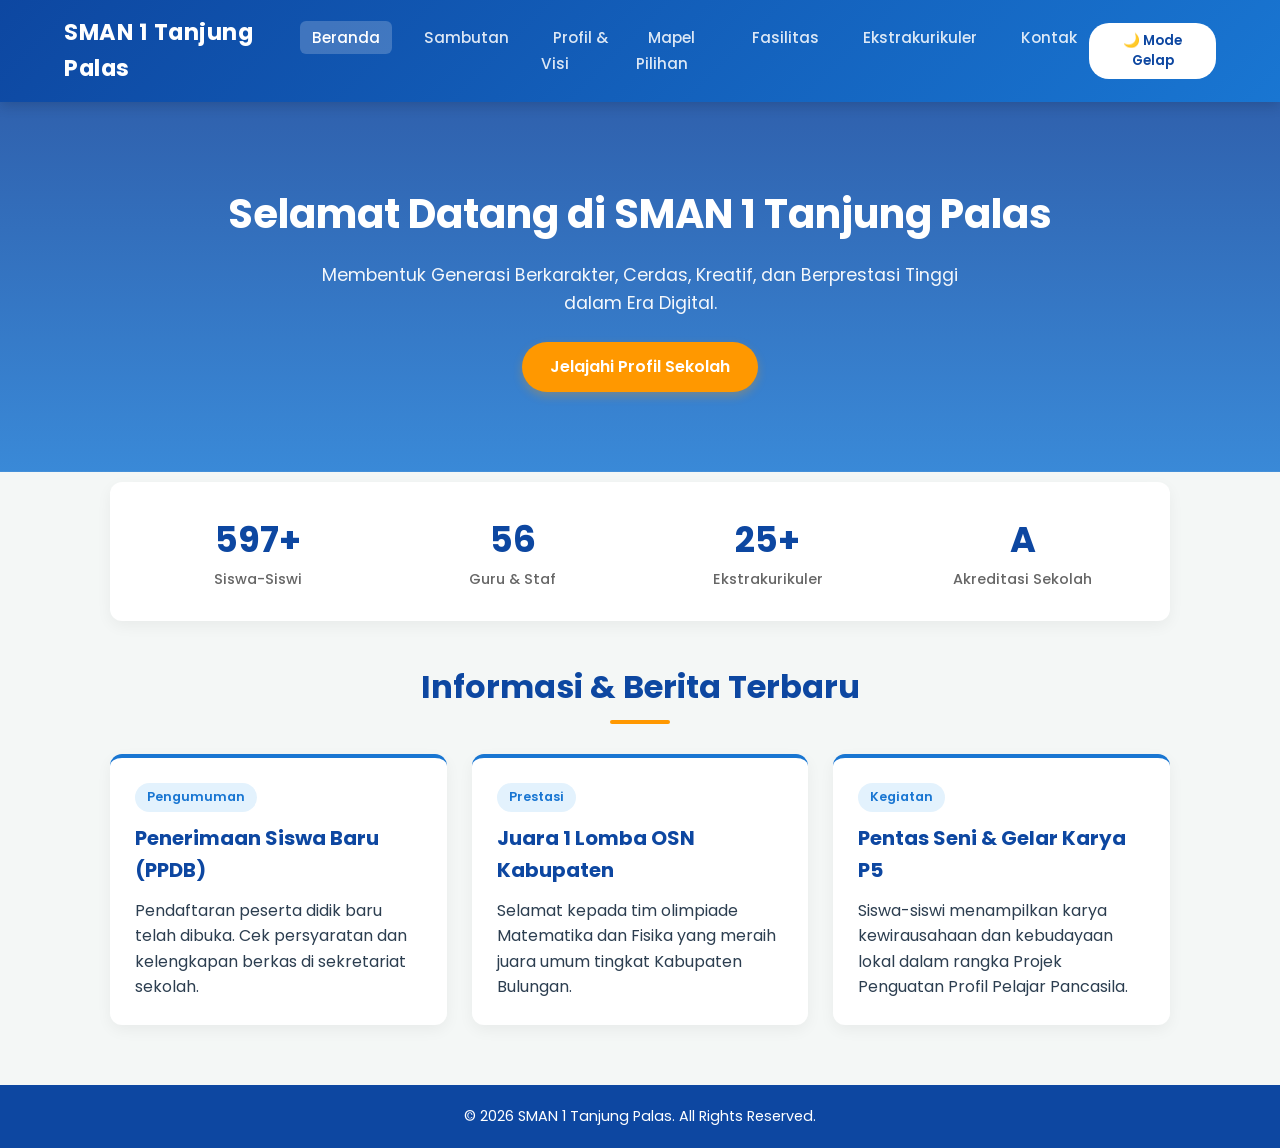
<file: index.html>
<!DOCTYPE html>
<html lang="id">
<head>
    <meta charset="UTF-8">
    <meta name="viewport" content="width=device-width, initial-scale=1.0">
    <title>Beranda - SMAN 1 Tanjung Palas</title>
    <link rel="stylesheet" href="style.css">
</head>
<body>
    <header>
        <div class="logo">SMAN 1 Tanjung Palas</div>
        <nav>
            <ul class="nav-menu">
                <li><a href="index.html" class="active">Beranda</a></li>
                <li><a href="sambutan.html">Sambutan</a></li>
                <li><a href="profil.html">Profil & Visi</a></li>
                <li><a href="mapel.html">Mapel Pilihan</a></li>
                <li><a href="fasilitas.html">Fasilitas</a></li>
                <li><a href="ekskul.html">Ekstrakurikuler</a></li>
                <li><a href="kontak.html">Kontak</a></li>
            </ul>
        </nav>
        <button id="darkModeToggle" class="btn-toggle">🌙 Mode Gelap</button>
    </header>

    <section class="hero">
        <h1>Selamat Datang di SMAN 1 Tanjung Palas</h1>
        <p>Membentuk Generasi Berkarakter, Cerdas, Kreatif, dan Berprestasi Tinggi dalam Era Digital.</p>
        <a href="profil.html" class="btn-primary">Jelajahi Profil Sekolah</a>
    </section>

    <div class="container">
        <div class="stats-bar">
            <div class="stat-item">
                <h2>597+</h2>
                <p>Siswa-Siswi</p>
            </div>
            <div class="stat-item">
                <h2>56</h2>
                <p>Guru & Staf</p>
            </div>
            <div class="stat-item">
                <h2>25+</h2>
                <p>Ekstrakurikuler</p>
            </div>
            <div class="stat-item">
                <h2>A</h2>
                <p>Akreditasi Sekolah</p>
            </div>
        </div>
    </div>

    <section class="container">
        <h2 class="section-title">Informasi & Berita Terbaru</h2>
        <div class="grid-3">
            <div class="card">
                <span class="badge">Pengumuman</span>
                <h3>Penerimaan Siswa Baru (PPDB)</h3>
                <p>Pendaftaran peserta didik baru telah dibuka. Cek persyaratan dan kelengkapan berkas di sekretariat sekolah.</p>
            </div>
            <div class="card">
                <span class="badge">Prestasi</span>
                <h3>Juara 1 Lomba OSN Kabupaten</h3>
                <p>Selamat kepada tim olimpiade Matematika dan Fisika yang meraih juara umum tingkat Kabupaten Bulungan.</p>
            </div>
            <div class="card">
                <span class="badge">Kegiatan</span>
                <h3>Pentas Seni & Gelar Karya P5</h3>
                <p>Siswa-siswi menampilkan karya kewirausahaan dan kebudayaan lokal dalam rangka Projek Penguatan Profil Pelajar Pancasila.</p>
            </div>
        </div>
    </section>

    <footer>
        <p>&copy; 2026 SMAN 1 Tanjung Palas. All Rights Reserved.</p>
    </footer>

    <script src="script.js"></script>
</body>
</html>
</file>
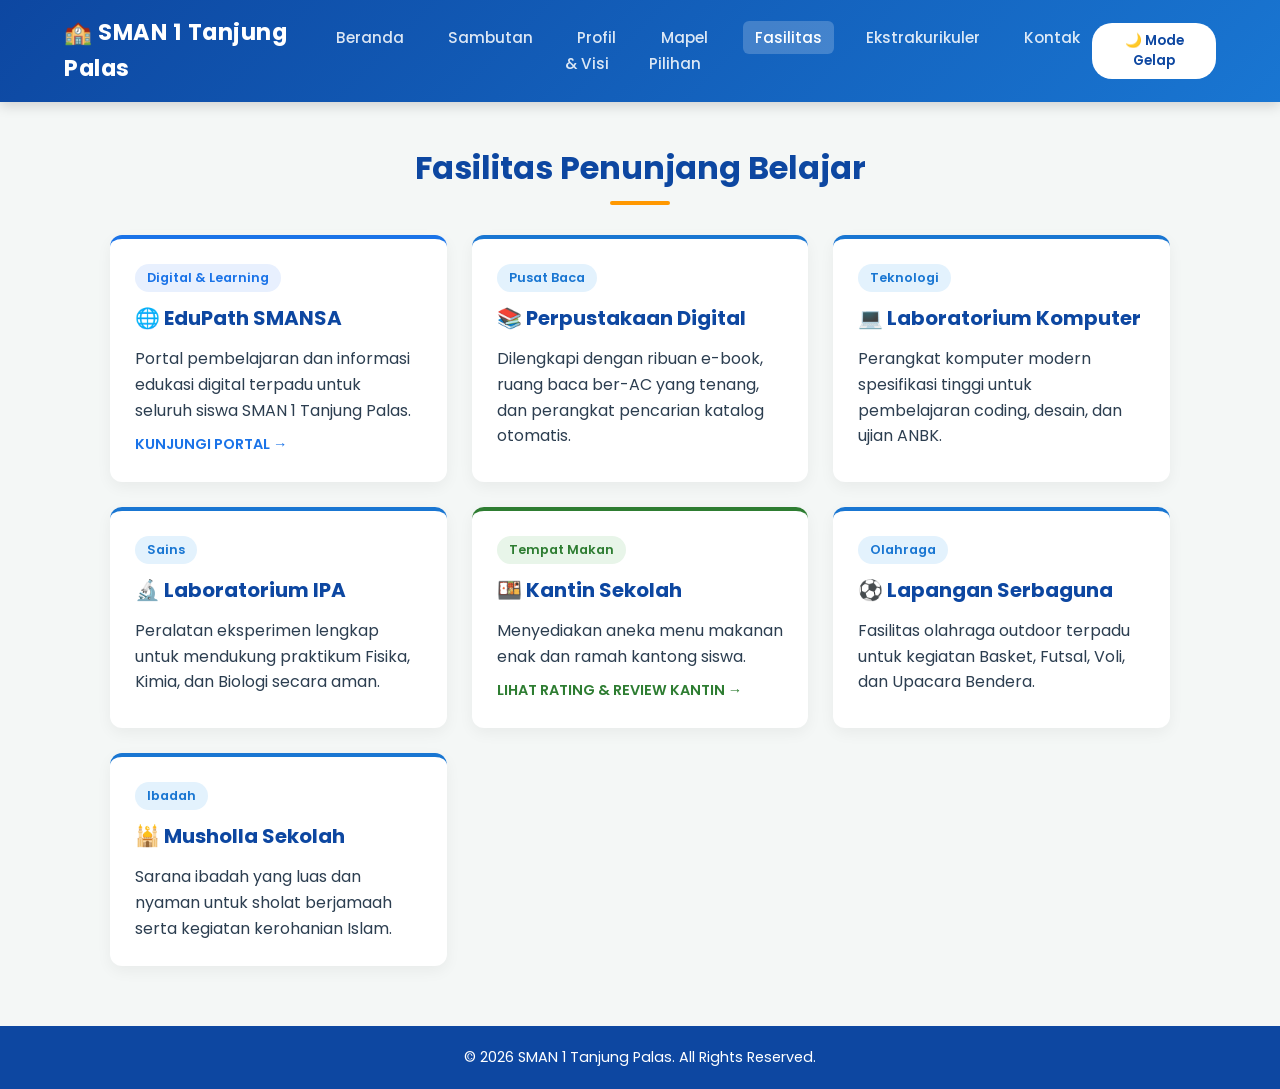
<file: fasilitas.html>
<!DOCTYPE html>
<html lang="id">
<head>
    <meta charset="UTF-8">
    <meta name="viewport" content="width=device-width, initial-scale=1.0">
    <title>Fasilitas - SMAN 1 Tanjung Palas</title>
    <link rel="stylesheet" href="style.css">
</head>
<body>
    <header>
        <div class="logo">🏫 SMAN 1 Tanjung Palas</div>
        <nav>
            <ul class="nav-menu">
                <li><a href="index.html">Beranda</a></li>
                <li><a href="sambutan.html">Sambutan</a></li>
                <li><a href="profil.html">Profil & Visi</a></li>
                <li><a href="mapel.html">Mapel Pilihan</a></li>
                <li><a href="fasilitas.html" class="active">Fasilitas</a></li>
                <li><a href="ekskul.html">Ekstrakurikuler</a></li>
                <li><a href="kontak.html">Kontak</a></li>
            </ul>
        </nav>
        <button id="darkModeToggle" class="btn-toggle">🌙 Mode Gelap</button>
    </header>

    <section class="container">
        <h2 class="section-title">Fasilitas Penunjang Belajar</h2>
        <div class="grid-3">
            <div class="card" style="border-top-color: #1a73e8;">
        <span class="badge" style="background: #e8f0fe; color: #1a73e8;">Digital & Learning</span>
        <h3>🌐 EduPath SMANSA</h3>
        <p>Portal pembelajaran dan informasi edukasi digital terpadu untuk seluruh siswa SMAN 1 Tanjung Palas.</p>
        <a href="https://edupatsmansa.netlify.app" target="_blank" style="color: #1a73e8; font-weight: 600; font-size: 0.9rem; display: inline-block; margin-top: 10px; text-decoration: none;">KUNJUNGI PORTAL &rarr;</a>
    </div>
            <div class="card">
                <span class="badge">Pusat Baca</span>
                <h3>📚 Perpustakaan Digital</h3>
                <p>Dilengkapi dengan ribuan e-book, ruang baca ber-AC yang tenang, dan perangkat pencarian katalog otomatis.</p>
            </div>
            <div class="card">
                <span class="badge">Teknologi</span>
                <h3>💻 Laboratorium Komputer</h3>
                <p>Perangkat komputer modern spesifikasi tinggi untuk pembelajaran coding, desain, dan ujian ANBK.</p>
            </div>
            <div class="card">
                <span class="badge">Sains</span>
                <h3>🔬 Laboratorium IPA</h3>
                <p>Peralatan eksperimen lengkap untuk mendukung praktikum Fisika, Kimia, dan Biologi secara aman.</p>
            </div>
            <div class="card" style="border-top-color: #2e7d32;">
    <span class="badge" style="background: #e8f5e9; color: #2e7d32;">Tempat Makan</span>
    <h3>🍱 Kantin Sekolah</h3>
    <p>Menyediakan aneka menu makanan enak dan ramah kantong siswa.</p>
    <a href="https://kantinratingreview.netlify.app" target="_blank" style="color: #2e7d32; font-weight: 600; font-size: 0.9rem; display: inline-block; margin-top: 10px; text-decoration: none;">LIHAT RATING & REVIEW KANTIN &rarr;</a>
</div>
            <div class="card">
                <span class="badge">Olahraga</span>
                <h3>⚽ Lapangan Serbaguna</h3>
                <p>Fasilitas olahraga outdoor terpadu untuk kegiatan Basket, Futsal, Voli, dan Upacara Bendera.</p>
            </div>
            <div class="card">
                <span class="badge">Ibadah</span>
                <h3>🕌 Musholla Sekolah</h3>
                <p>Sarana ibadah yang luas dan nyaman untuk sholat berjamaah serta kegiatan kerohanian Islam.</p>
            </div>
        </div>
    </section>

    <footer>
        <p>&copy; 2026 SMAN 1 Tanjung Palas. All Rights Reserved.</p>
    </footer>

    <script src="script.js"></script>
</body>
</html>
</file>
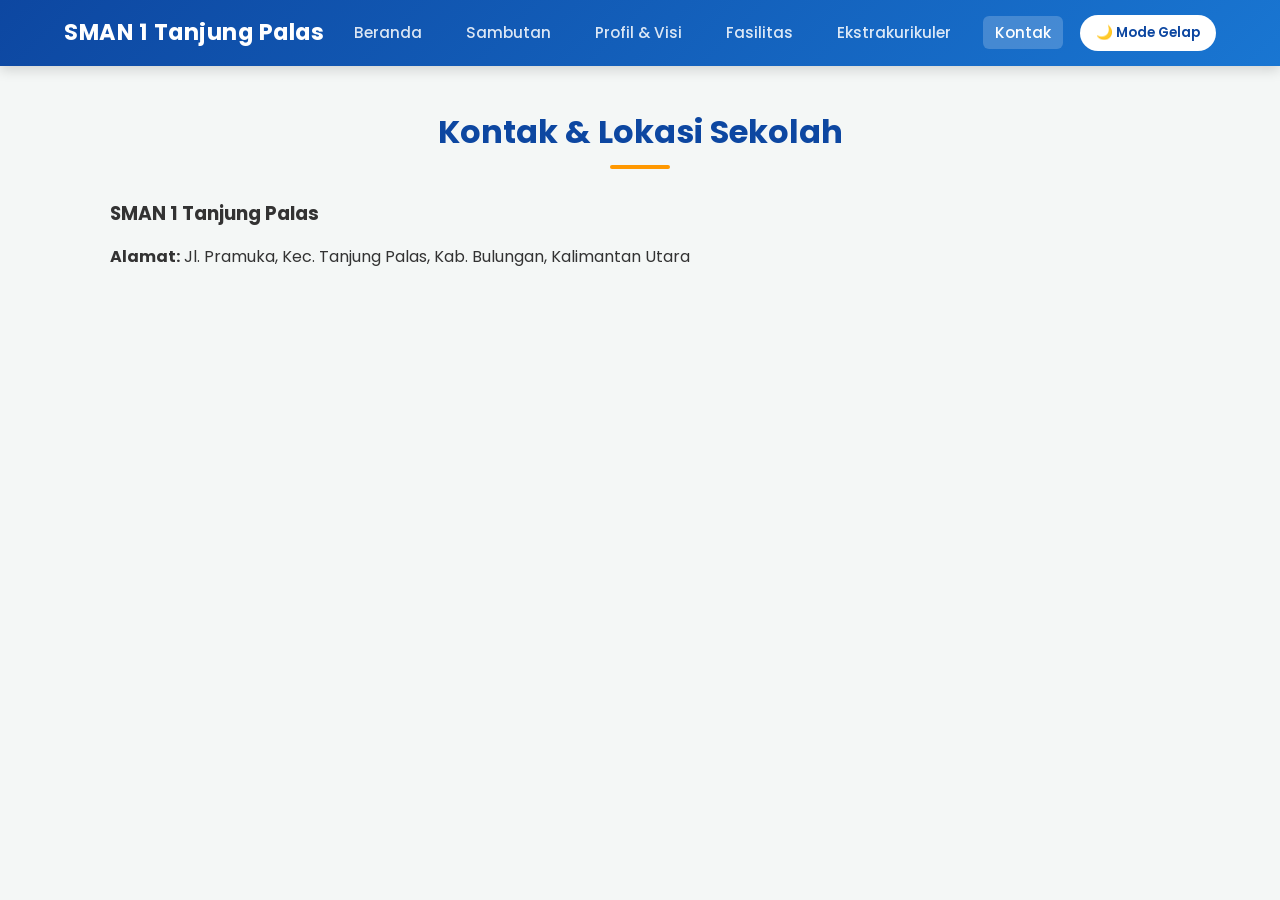
<file: kontak.html>
<!DOCTYPE html>
<html lang="id">
<head>
    <meta charset="UTF-8">
    <meta name="viewport" content="width=device-width, initial-scale=1.0">
    <title>Kontak - SMAN 1 Tanjung Palas</title>
    <link href="https://fonts.googleapis.com/css2?family=Poppins:wght@300;400;600;700&display=swap" rel="stylesheet">
    <link rel="stylesheet" href="style.css">
</head>
<body>
    <header>
        <div class="logo">SMAN 1 Tanjung Palas</div>
        <nav>
            <ul class="nav-menu">
                <li><a href="index.html">Beranda</a></li>
                <li><a href="sambutan.html">Sambutan</a></li>
                <li><a href="profil.html">Profil & Visi</a></li>
                <li><a href="fasilitas.html">Fasilitas</a></li>
                <li><a href="ekskul.html">Ekstrakurikuler</a></li>
                <li><a href="kontak.html" class="active">Kontak</a></li>
            </ul>
        </nav>
        <button id="darkModeToggle" class="btn-toggle">🌙 Mode Gelap</button>
    </header>

    <section class="container">
        <h2 class="section-title">Kontak & Lokasi Sekolah</h2>
        <div class="footer-grid" style="color: #333; grid-template-columns: repeat(auto-fit, minmax(280px, 1fr));">
            <div>
                <h3 style="margin-bottom: 15px;">SMAN 1 Tanjung Palas</h3>
                <p><strong>Alamat:</strong> Jl. Pramuka, Kec. Tanjung Palas, Kab. Bulungan, Kalimantan Utara</p>
            </div>
            <div>
                <iframe src="https://maps.google.com/maps?q=Tanjung%20Palas&t=&z=13&ie=UTF8&iwloc=&output=embed" width="100%" height="250" style="border:0; border-radius: 8px;" allowfullscreen="" loading="lazy"></iframe>
            </div>
        </div>
    </section>

    <script src="script.js"></script>
</body>
</html>
</file>
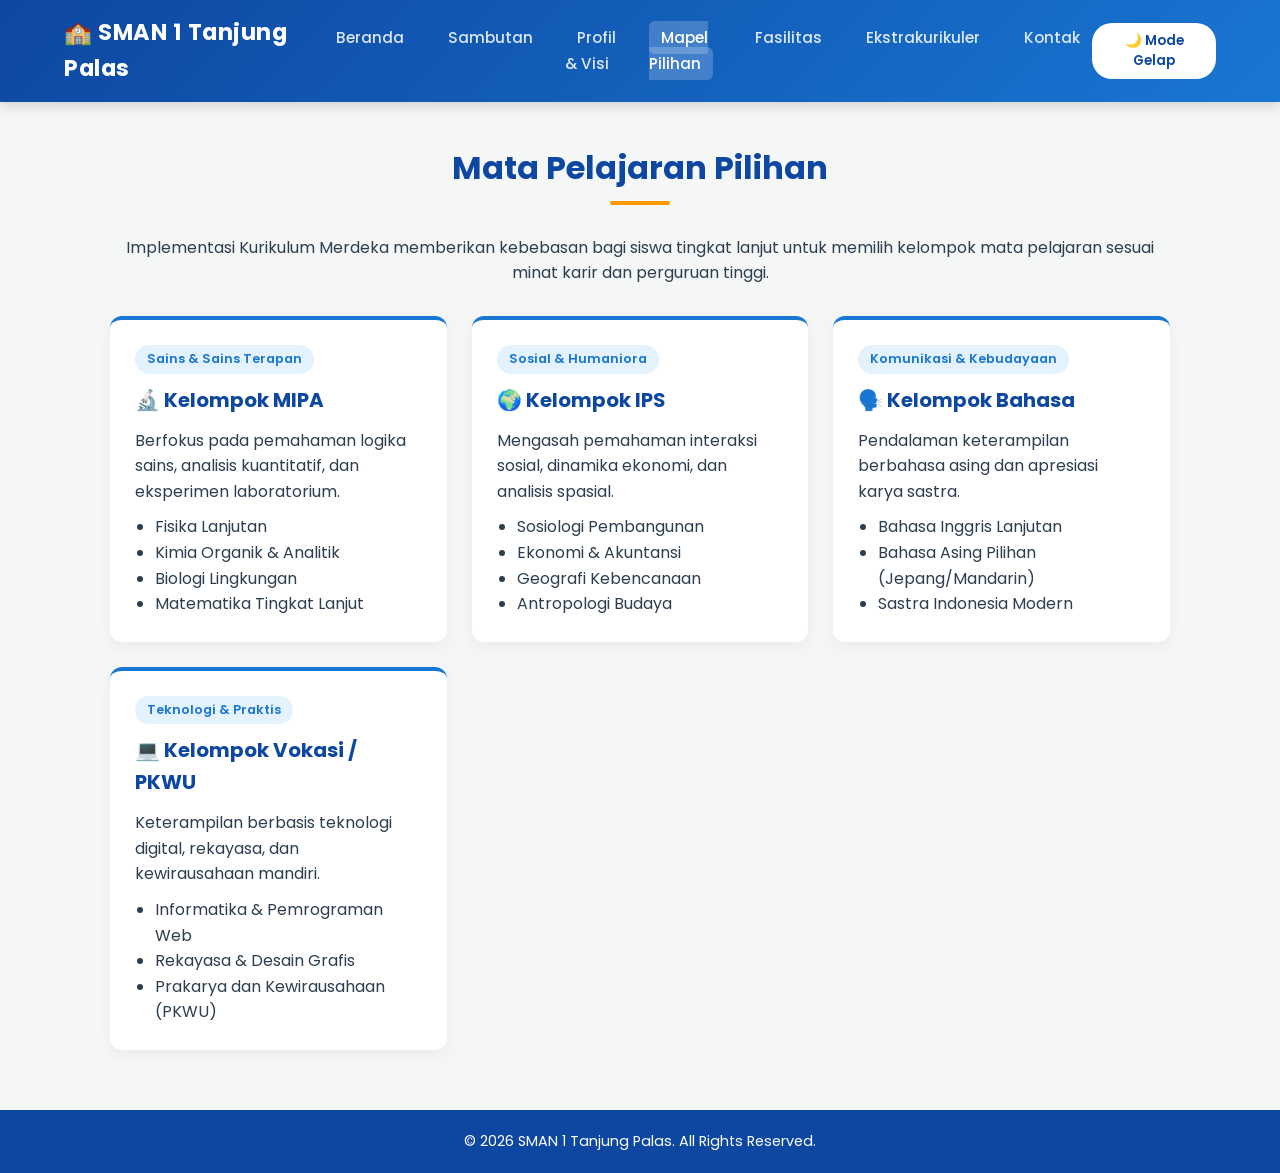
<file: mapel.html>
<!DOCTYPE html>
<html lang="id">
<head>
    <meta charset="UTF-8">
    <meta name="viewport" content="width=device-width, initial-scale=1.0">
    <title>Mapel Pilihan - SMAN 1 Tanjung Palas</title>
    <link rel="stylesheet" href="style.css">
</head>
<body>
    <header>
        <div class="logo">🏫 SMAN 1 Tanjung Palas</div>
        <nav>
            <ul class="nav-menu">
                <li><a href="index.html">Beranda</a></li>
                <li><a href="sambutan.html">Sambutan</a></li>
                <li><a href="profil.html">Profil & Visi</a></li>
                <li><a href="mapel.html" class="active">Mapel Pilihan</a></li>
                <li><a href="fasilitas.html">Fasilitas</a></li>
                <li><a href="ekskul.html">Ekstrakurikuler</a></li>
                <li><a href="kontak.html">Kontak</a></li>
            </ul>
        </nav>
        <button id="darkModeToggle" class="btn-toggle">🌙 Mode Gelap</button>
    </header>

    <section class="container">
        <h2 class="section-title">Mata Pelajaran Pilihan</h2>
        <p style="text-align: center; margin-bottom: 30px;">Implementasi Kurikulum Merdeka memberikan kebebasan bagi siswa tingkat lanjut untuk memilih kelompok mata pelajaran sesuai minat karir dan perguruan tinggi.</p>
        
        <div class="grid-2">
            <div class="card">
                <span class="badge">Sains & Sains Terapan</span>
                <h3>🔬 Kelompok MIPA</h3>
                <p>Berfokus pada pemahaman logika sains, analisis kuantitatif, dan eksperimen laboratorium.</p>
                <ul style="margin-top: 10px; padding-left: 20px;">
                    <li>Fisika Lanjutan</li>
                    <li>Kimia Organik & Analitik</li>
                    <li>Biologi Lingkungan</li>
                    <li>Matematika Tingkat Lanjut</li>
                </ul>
            </div>
            <div class="card">
                <span class="badge">Sosial & Humaniora</span>
                <h3>🌍 Kelompok IPS</h3>
                <p>Mengasah pemahaman interaksi sosial, dinamika ekonomi, dan analisis spasial.</p>
                <ul style="margin-top: 10px; padding-left: 20px;">
                    <li>Sosiologi Pembangunan</li>
                    <li>Ekonomi & Akuntansi</li>
                    <li>Geografi Kebencanaan</li>
                    <li>Antropologi Budaya</li>
                </ul>
            </div>
            <div class="card">
                <span class="badge">Komunikasi & Kebudayaan</span>
                <h3>🗣️ Kelompok Bahasa</h3>
                <p>Pendalaman keterampilan berbahasa asing dan apresiasi karya sastra.</p>
                <ul style="margin-top: 10px; padding-left: 20px;">
                    <li>Bahasa Inggris Lanjutan</li>
                    <li>Bahasa Asing Pilihan (Jepang/Mandarin)</li>
                    <li>Sastra Indonesia Modern</li>
                </ul>
            </div>
            <div class="card">
                <span class="badge">Teknologi & Praktis</span>
                <h3>💻 Kelompok Vokasi / PKWU</h3>
                <p>Keterampilan berbasis teknologi digital, rekayasa, dan kewirausahaan mandiri.</p>
                <ul style="margin-top: 10px; padding-left: 20px;">
                    <li>Informatika & Pemrograman Web</li>
                    <li>Rekayasa & Desain Grafis</li>
                    <li>Prakarya dan Kewirausahaan (PKWU)</li>
                </ul>
            </div>
        </div>
    </section>

    <footer>
        <p>&copy; 2026 SMAN 1 Tanjung Palas. All Rights Reserved.</p>
    </footer>

    <script src="script.js"></script>
</body>
</html>
</file>
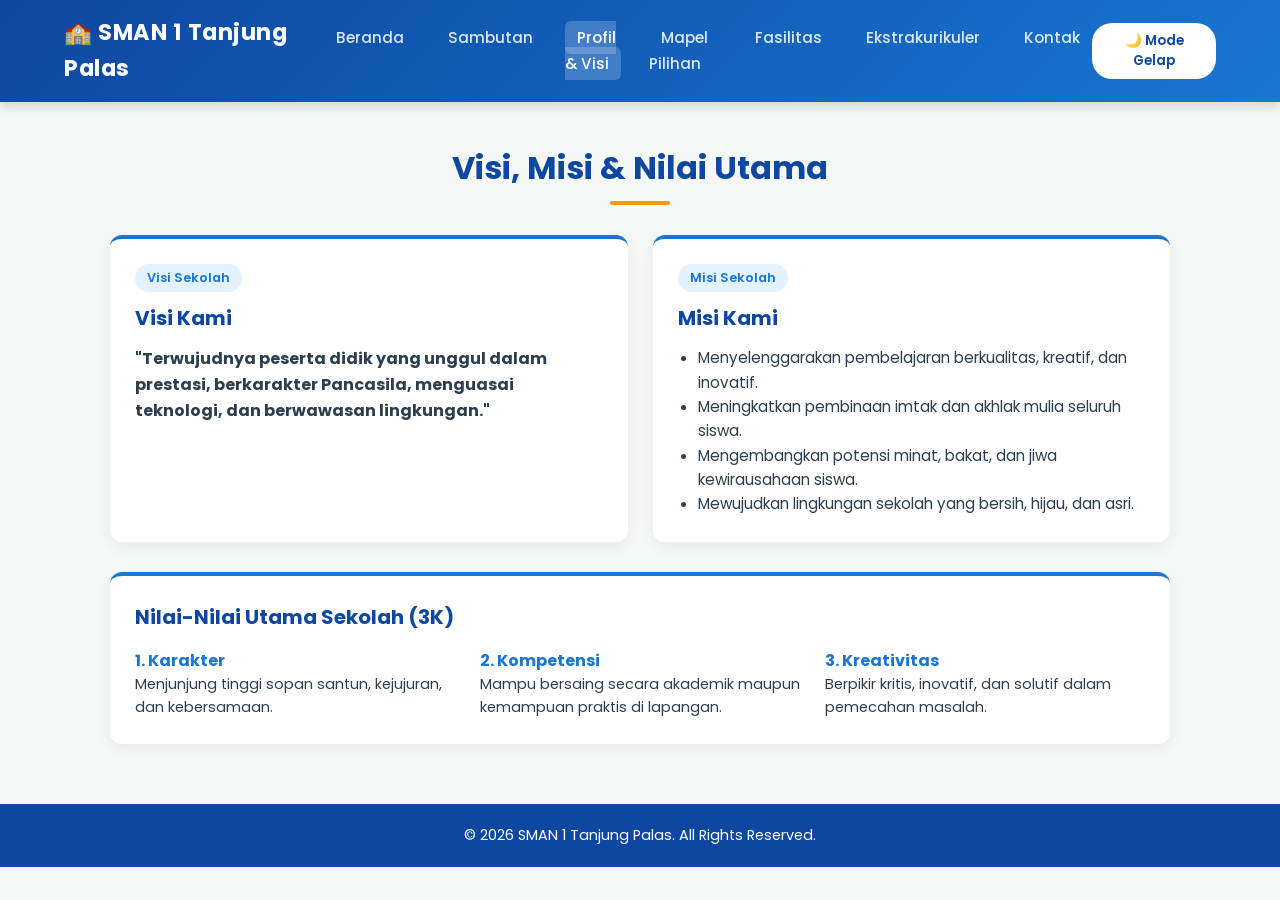
<file: profil.html>
<!DOCTYPE html>
<html lang="id">
<head>
    <meta charset="UTF-8">
    <meta name="viewport" content="width=device-width, initial-scale=1.0">
    <title>Profil & Visi Misi - SMAN 1 Tanjung Palas</title>
    <link rel="stylesheet" href="style.css">
</head>
<body>
    <header>
        <div class="logo">🏫 SMAN 1 Tanjung Palas</div>
        <nav>
            <ul class="nav-menu">
                <li><a href="index.html">Beranda</a></li>
                <li><a href="sambutan.html">Sambutan</a></li>
                <li><a href="profil.html" class="active">Profil & Visi</a></li>
                <li><a href="mapel.html">Mapel Pilihan</a></li>
                <li><a href="fasilitas.html">Fasilitas</a></li>
                <li><a href="ekskul.html">Ekstrakurikuler</a></li>
                <li><a href="kontak.html">Kontak</a></li>
            </ul>
        </nav>
        <button id="darkModeToggle" class="btn-toggle">🌙 Mode Gelap</button>
    </header>

    <section class="container">
        <h2 class="section-title">Visi, Misi & Nilai Utama</h2>
        <div class="grid-2">
            <div class="card">
                <span class="badge">Visi Sekolah</span>
                <h3>Visi Kami</h3>
                <p><strong>"Terwujudnya peserta didik yang unggul dalam prestasi, berkarakter Pancasila, menguasai teknologi, dan berwawasan lingkungan."</strong></p>
            </div>
            <div class="card">
                <span class="badge">Misi Sekolah</span>
                <h3>Misi Kami</h3>
                <ul style="padding-left: 20px; font-size: 0.95rem;">
                    <li>Menyelenggarakan pembelajaran berkualitas, kreatif, dan inovatif.</li>
                    <li>Meningkatkan pembinaan imtak dan akhlak mulia seluruh siswa.</li>
                    <li>Mengembangkan potensi minat, bakat, dan jiwa kewirausahaan siswa.</li>
                    <li>Mewujudkan lingkungan sekolah yang bersih, hijau, dan asri.</li>
                </ul>
            </div>
        </div>

        <div style="margin-top: 30px;">
            <div class="card">
                <h3>Nilai-Nilai Utama Sekolah (3K)</h3>
                <div class="grid-3" style="margin-top: 15px;">
                    <div>
                        <h4 style="color: #1976d2;">1. Karakter</h4>
                        <p style="font-size: 0.9rem;">Menjunjung tinggi sopan santun, kejujuran, dan kebersamaan.</p>
                    </div>
                    <div>
                        <h4 style="color: #1976d2;">2. Kompetensi</h4>
                        <p style="font-size: 0.9rem;">Mampu bersaing secara akademik maupun kemampuan praktis di lapangan.</p>
                    </div>
                    <div>
                        <h4 style="color: #1976d2;">3. Kreativitas</h4>
                        <p style="font-size: 0.9rem;">Berpikir kritis, inovatif, dan solutif dalam pemecahan masalah.</p>
                    </div>
                </div>
            </div>
        </div>
    </section>

    <footer>
        <p>&copy; 2026 SMAN 1 Tanjung Palas. All Rights Reserved.</p>
    </footer>

    <script src="script.js"></script>
</body>
</html>
</file>
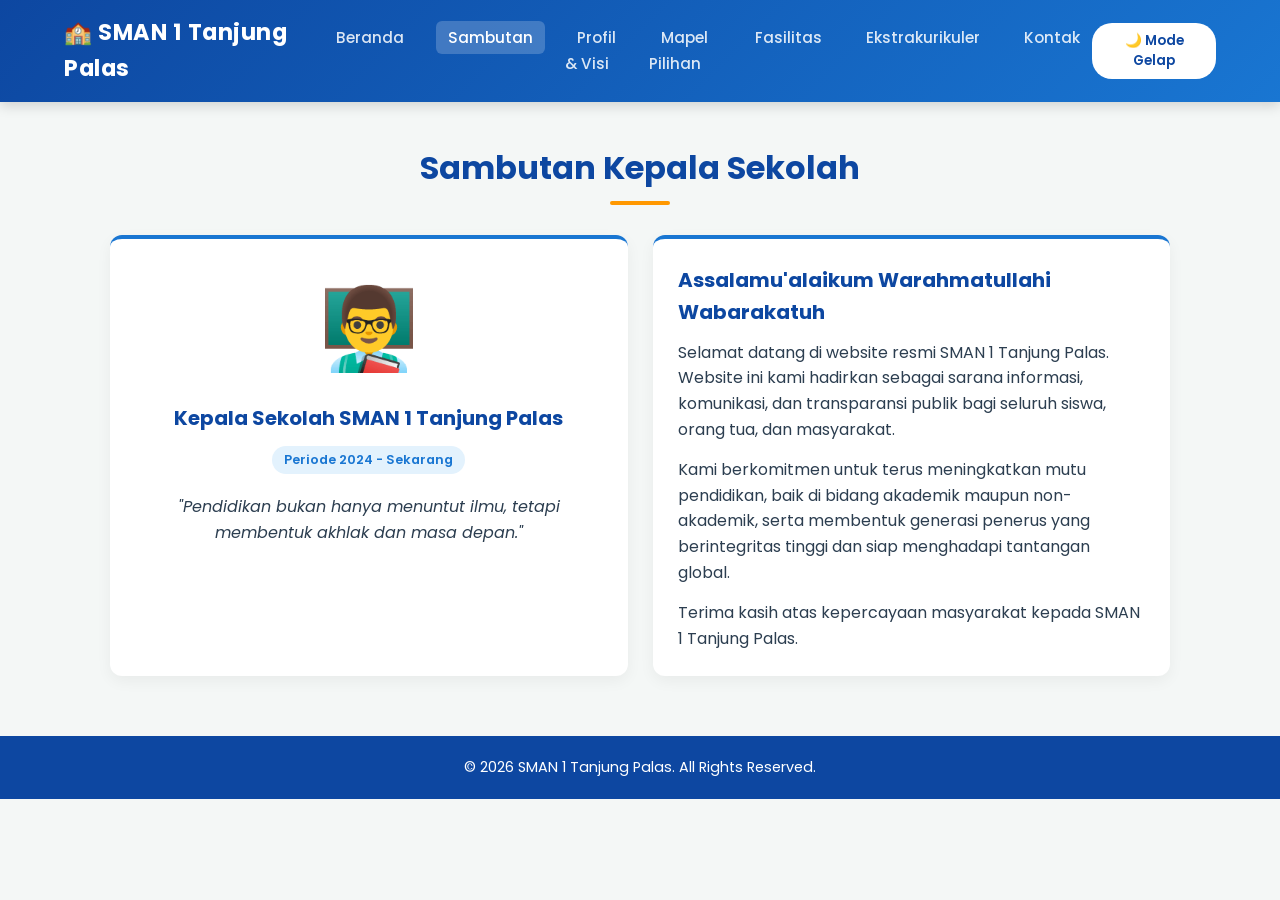
<file: sambutan.html>
<!DOCTYPE html>
<html lang="id">
<head>
    <meta charset="UTF-8">
    <meta name="viewport" content="width=device-width, initial-scale=1.0">
    <title>Sambutan Kepala Sekolah - SMAN 1 Tanjung Palas</title>
    <link rel="stylesheet" href="style.css">
</head>
<body>
    <header>
        <div class="logo">🏫 SMAN 1 Tanjung Palas</div>
        <nav>
            <ul class="nav-menu">
                <li><a href="index.html">Beranda</a></li>
                <li><a href="sambutan.html" class="active">Sambutan</a></li>
                <li><a href="profil.html">Profil & Visi</a></li>
                <li><a href="mapel.html">Mapel Pilihan</a></li>
                <li><a href="fasilitas.html">Fasilitas</a></li>
                <li><a href="ekskul.html">Ekstrakurikuler</a></li>
                <li><a href="kontak.html">Kontak</a></li>
            </ul>
        </nav>
        <button id="darkModeToggle" class="btn-toggle">🌙 Mode Gelap</button>
    </header>

    <section class="container">
        <h2 class="section-title">Sambutan Kepala Sekolah</h2>
        <div class="grid-2">
            <div class="card" style="text-align: center;">
                <div style="font-size: 5rem; margin-bottom: 10px;">👨‍🏫</div>
                <h3>Kepala Sekolah SMAN 1 Tanjung Palas</h3>
                <span class="badge">Periode 2024 - Sekarang</span>
                <p style="font-style: italic; margin-top: 10px;">"Pendidikan bukan hanya menuntut ilmu, tetapi membentuk akhlak dan masa depan."</p>
            </div>
            <div class="card">
                <h3>Assalamu'alaikum Warahmatullahi Wabarakatuh</h3>
                <p style="margin-bottom: 15px;">Selamat datang di website resmi SMAN 1 Tanjung Palas. Website ini kami hadirkan sebagai sarana informasi, komunikasi, dan transparansi publik bagi seluruh siswa, orang tua, dan masyarakat.</p>
                <p style="margin-bottom: 15px;">Kami berkomitmen untuk terus meningkatkan mutu pendidikan, baik di bidang akademik maupun non-akademik, serta membentuk generasi penerus yang berintegritas tinggi dan siap menghadapi tantangan global.</p>
                <p>Terima kasih atas kepercayaan masyarakat kepada SMAN 1 Tanjung Palas.</p>
            </div>
        </div>
    </section>

    <footer>
        <p>&copy; 2026 SMAN 1 Tanjung Palas. All Rights Reserved.</p>
    </footer>

    <script src="script.js"></script>
</body>
</html>
</file>
<file: style.css>
@import url('https://fonts.googleapis.com/css2?family=Poppins:wght@300;400;500;600;700&display=swap');

* {
    margin: 0;
    padding: 0;
    box-sizing: border-box;
    font-family: 'Poppins', sans-serif;
}

body {
    background-color: #f4f7f6;
    color: #2c3e50;
    line-height: 1.6;
    transition: background-color 0.3s, color 0.3s;
}

/* Header & Navbar */
header {
    background: linear-gradient(135deg, #0d47a1, #1976d2);
    color: white;
    padding: 15px 5%;
    display: flex;
    justify-content: space-between;
    align-items: center;
    box-shadow: 0 4px 12px rgba(0,0,0,0.15);
    position: sticky;
    top: 0;
    z-index: 1000;
}

.logo {
    font-size: 1.4rem;
    font-weight: 700;
    letter-spacing: 0.5px;
}

.nav-menu {
    display: flex;
    list-style: none;
    gap: 20px;
}

.nav-menu a {
    color: rgba(255, 255, 255, 0.85);
    text-decoration: none;
    font-size: 0.95rem;
    font-weight: 500;
    padding: 6px 12px;
    border-radius: 6px;
    transition: all 0.3s ease;
}

.nav-menu a:hover, .nav-menu a.active {
    color: #ffffff;
    background: rgba(255, 255, 255, 0.2);
}

.btn-toggle {
    background: #ffffff;
    color: #0d47a1;
    border: none;
    padding: 8px 16px;
    border-radius: 20px;
    cursor: pointer;
    font-weight: 600;
    font-size: 0.85rem;
    transition: 0.3s;
}

.btn-toggle:hover {
    background: #e0e0e0;
}

/* Hero Section */
.hero {
    background: linear-gradient(rgba(13, 71, 161, 0.85), rgba(25, 118, 210, 0.85)), url('https://storage.schoolmedia.id/01-cms-website/sman1tgpalas.sch.id/slide/hjuij1741570653.png');
    background-size: cover;
    background-position: center;
    color: white;
    padding: 80px 20px;
    text-align: center;
}

.hero h1 {
    font-size: 2.5rem;
    margin-bottom: 15px;
    font-weight: 700;
}

.hero p {
    font-size: 1.1rem;
    max-width: 650px;
    margin: 0 auto 25px;
    opacity: 0.95;
}

.btn-primary {
    display: inline-block;
    background: #ff9800;
    color: white;
    padding: 12px 28px;
    border-radius: 30px;
    text-decoration: none;
    font-weight: 600;
    box-shadow: 0 4px 10px rgba(255, 152, 0, 0.3);
    transition: 0.3s;
}

.btn-primary:hover {
    background: #f57c00;
    transform: translateY(-2px);
}

/* Layout Containers */
.container {
    max-width: 1100px;
    margin: 40px auto;
    padding: 0 20px;
}

.section-title {
    text-align: center;
    font-size: 2rem;
    color: #0d47a1;
    margin-bottom: 30px;
    position: relative;
}

.section-title::after {
    content: '';
    display: block;
    width: 60px;
    height: 4px;
    background: #ff9800;
    margin: 8px auto 0;
    border-radius: 2px;
}

/* Grid & Cards */
.grid-3 {
    display: grid;
    grid-template-columns: repeat(auto-fit, minmax(300px, 1fr));
    gap: 25px;
}

.grid-2 {
    display: grid;
    grid-template-columns: repeat(auto-fit, minmax(320px, 1fr));
    gap: 25px;
}

.card {
    background: white;
    padding: 25px;
    border-radius: 12px;
    box-shadow: 0 5px 15px rgba(0,0,0,0.05);
    border-top: 4px solid #1976d2;
    transition: transform 0.3s, box-shadow 0.3s;
}

.card:hover {
    transform: translateY(-5px);
    box-shadow: 0 8px 25px rgba(0,0,0,0.1);
}

.card h3 {
    color: #0d47a1;
    margin-bottom: 12px;
    font-size: 1.25rem;
}

.badge {
    display: inline-block;
    background: #e3f2fd;
    color: #1976d2;
    padding: 4px 12px;
    border-radius: 15px;
    font-size: 0.8rem;
    font-weight: 600;
    margin-bottom: 10px;
}

/* Stats Counter Bar */
.stats-bar {
    background: white;
    border-radius: 12px;
    padding: 30px;
    display: grid;
    grid-template-columns: repeat(auto-fit, minmax(150px, 1fr));
    gap: 20px;
    text-align: center;
    box-shadow: 0 5px 15px rgba(0,0,0,0.05);
    margin-top: -30px;
    position: relative;
    z-index: 10;
}

.stat-item h2 {
    font-size: 2.2rem;
    color: #0d47a1;
}

.stat-item p {
    font-size: 0.9rem;
    color: #666;
    font-weight: 500;
}

/* Contact Page Layout */
.contact-wrapper {
    display: grid;
    grid-template-columns: repeat(auto-fit, minmax(320px, 1fr));
    gap: 30px;
}

.form-group {
    margin-bottom: 15px;
}

.form-group label {
    display: block;
    margin-bottom: 5px;
    font-weight: 500;
}

.form-group input, .form-group textarea {
    width: 100%;
    padding: 10px 14px;
    border: 1px solid #ccc;
    border-radius: 6px;
    outline: none;
}

.form-group input:focus, .form-group textarea:focus {
    border-color: #1976d2;
}

/* Dark Mode Styles */
body.dark-mode {
    background-color: #121212;
    color: #e0e0e0;
}

body.dark-mode header {
    background: linear-gradient(135deg, #1f1f1f, #2d2d2d);
}

body.dark-mode .card, 
body.dark-mode .stats-bar {
    background-color: #1e1e1e;
    color: #e0e0e0;
    box-shadow: 0 4px 12px rgba(0,0,0,0.5);
    border-top: 4px solid #0d47a1;
}

body.dark-mode .section-title {
    color: #64b5f6;
}

body.dark-mode .card h3,
body.dark-mode .stat-item h2 {
    color: #90caf9;
}

body.dark-mode .form-group input,
body.dark-mode .form-group textarea {
    background: #2a2a2a;
    color: white;
    border-color: #444;
}

/* Footer */
footer {
    background: #0d47a1;
    color: white;
    text-align: center;
    padding: 20px;
    margin-top: 60px;
    font-size: 0.9rem;
}

body.dark-mode footer {
    background: #151515;
}/* =========================================
   STYLING KHUSUS EKSTRAKURIKULER (GRID & KARTU)
   ========================================= */

.grid-ekskul {
    display: grid !important;
    grid-template-columns: repeat(auto-fit, minmax(280px, 1fr)) !important;
    gap: 25px !important;
    margin-top: 30px;
}

.card-ekskul {
    background: #ffffff;
    border-radius: 12px;
    overflow: hidden;
    box-shadow: 0 4px 12px rgba(0, 0, 0, 0.08);
    text-align: center;
    transition: transform 0.3s ease, box-shadow 0.3s ease;
}

.card-ekskul:hover {
    transform: translateY(-5px);
    box-shadow: 0 8px 20px rgba(0, 0, 0, 0.15);
}

.card-ekskul img {
    width: 100%;
    height: 180px;
    object-fit: cover;
    display: block;
}

.card-ekskul h3 {
    padding: 16px 10px;
    font-size: 1.1rem;
    color: #0d47a1;
    font-weight: 600;
}

/* Penyesuaian Mode Gelap */
body.dark-mode .card-ekskul {
    background-color: #1e1e1e;
}

body.dark-mode .card-ekskul h3 {
    color: #90caf9;
}

/* =========================================
   PENGATURAN UNTUK HP DAN TABLET (RESPONSIVE)
   Tambahkan kode ini di paling bawah style.css
   ========================================= */

@media (max-width: 768px) {
    /* 1. Memperbaiki Menu Navigasi yang Bertumpuk */
    header {
        flex-direction: column; /* Menyusun logo dan menu ke bawah */
        text-align: center;
    }
    
    .nav-menu {
        display: flex;
        flex-wrap: wrap; /* Membungkus menu agar tidak meluber ke samping */
        justify-content: center;
        gap: 10px;
        padding: 10px 0;
    }

    /* 2. Memperbaiki Layout Kolom (Grid) */
    /* Mengubah .grid-2 dan .grid-3 yang ada di HTML menjadi 1 kolom di HP */
    .grid-2, .grid-3 {
        display: grid;
        grid-template-columns: 1fr !important; /* Memaksa jadi 1 kolom penuh */
        gap: 15px;
    }

    /* 3. Menyesuaikan Container Utama */
    .container {
        width: 100%;
        padding: 15px;
        box-sizing: border-box; /* Mencegah padding menambah lebar elemen */
    }

    /* 4. Menyesuaikan Ukuran Teks di Hero Section */
    .hero h1 {
        font-size: 24px;
    }
    
    .hero p {
        font-size: 14px;
    }
}

/* Pastikan semua gambar tidak merusak ukuran layar */
img {
    max-width: 100%;
    height: auto;
}
</file>
